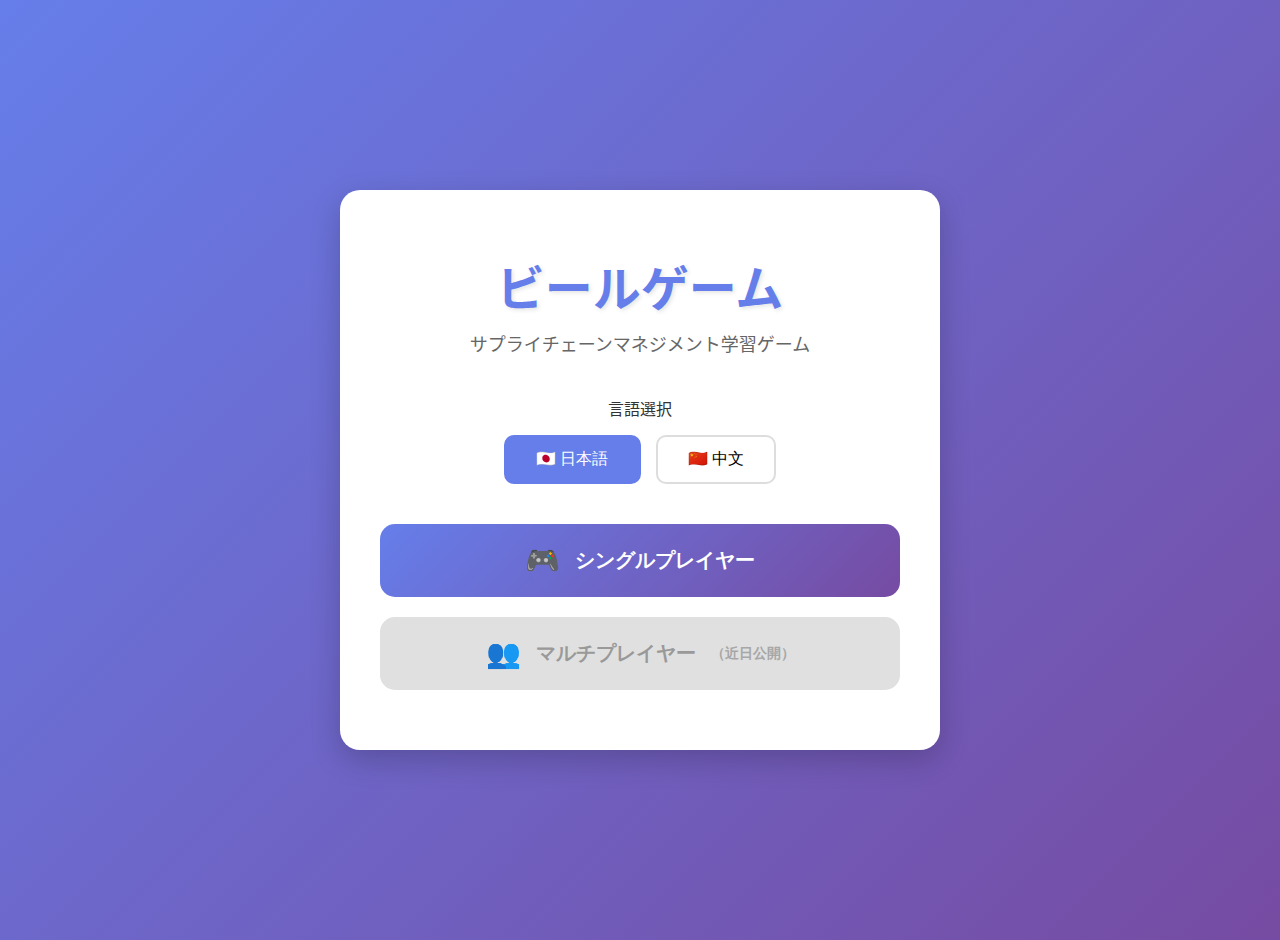
<file: index_new.html>
﻿<!DOCTYPE html>
<html lang="ja">
<head>
    <meta charset="UTF-8">
    <meta name="viewport" content="width=device-width, initial-scale=1.0">
    <title id="pageTitle">ビールゲーム</title>
    <link rel="stylesheet" href="style.css">
</head>
<body>
    <div class="container">
        <!-- ホームページ（新版） -->
        <div id="homePage" class="page-container">
            <div class="home-content">
                <h1 class="home-title" data-i18n="home.title">ビールゲーム</h1>
                <p class="home-subtitle" data-i18n="home.subtitle">サプライチェーンマネジメント学習ゲーム</p>
                
                <!-- 言語選択 -->
                <div class="language-selector">
                    <label data-i18n="home.selectLanguage">言語選択</label>
                    <div class="language-buttons">
                        <button class="lang-btn active" onclick="selectLanguage('ja')" data-lang="ja">
                            🇯🇵 日本語
                        </button>
                        <button class="lang-btn" onclick="selectLanguage('zh')" data-lang="zh">
                            🇨🇳 中文
                        </button>
                    </div>
                </div>
                
                <!-- ゲームモード選択 -->
                <div class="menu-buttons">
                    <button class="menu-btn primary" onclick="showModePage()">
                        <span class="btn-icon">🎮</span>
                        <span data-i18n="home.singlePlayer">シングルプレイヤー</span>
                    </button>
                    <button class="menu-btn disabled" disabled>
                        <span class="btn-icon">👥</span>
                        <span data-i18n="home.multiPlayer">マルチプレイヤー</span>
                        <small data-i18n="home.multiPlayerDisabled">（近日公開）</small>
                    </button>
                </div>
            </div>
        </div>
</file>
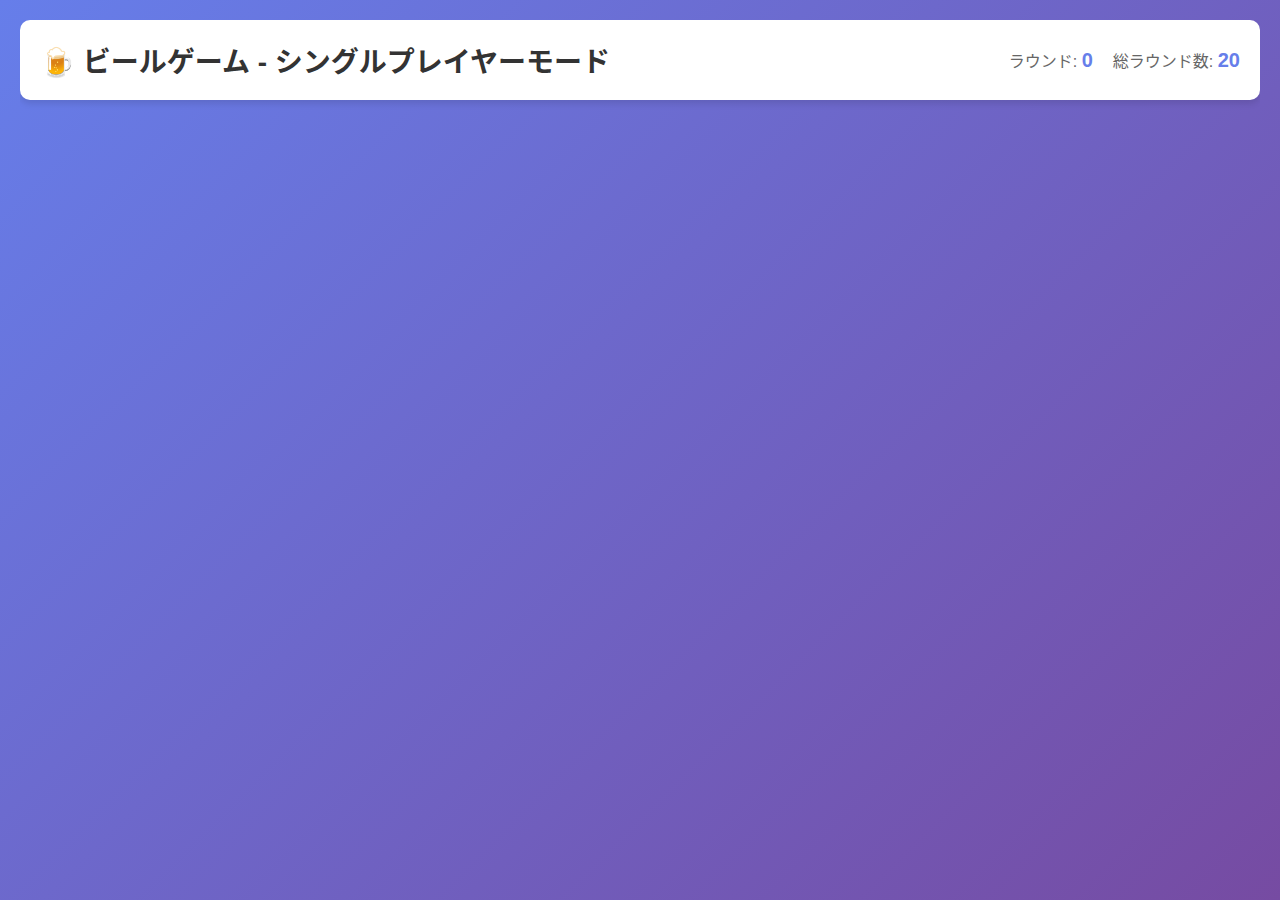
<file: index_zh.html>
<!DOCTYPE html>
<html lang="ja">
<head>
    <meta charset="UTF-8">
    <meta name="viewport" content="width=device-width, initial-scale=1.0">
    <title>ビールゲーム - シングルプレイヤーモード</title>
    <link rel="stylesheet" href="style.css">
</head>
<body>
    <div class="container">
        <header>
            <h1>🍺 ビールゲーム - シングルプレイヤーモード</h1>
            <div class="game-info">
                <span>ラウンド: <strong id="currentRound">0</strong></span>
                <span>総ラウンド数: <strong id="totalRounds">20</strong></span>
            </div>
        </header>

        <div class="setup-panel" id="setupPanel">
            <h2>ゲーム設定</h2>
            <div class="setup-section">
                <h3>役割を選択してください</h3>
                <div class="role-select">
                    <button class="role-btn" data-role="retailer">小売業者</button>
                    <button class="role-btn" data-role="supplier2">二次卸売業者</button>
                    <button class="role-btn" data-role="supplier1">一次卸売業者</button>
                    <button class="role-btn" data-role="factory">工場</button>
                </div>
            </div>

            <div class="setup-section">
                <h3>AI役割設定</h3>
                <div class="ai-settings">
                    <div class="ai-role">
                        <label>小売業者 AI:</label>
                        <select id="retailerAI">
                            <option value="random" selected>ランダム</option>
                            <option value="panic">パニック型</option>
                            <option value="safe">安全型</option>
                            <option value="aggressive">積極型</option>
                        </select>
                    </div>
                    <div class="ai-role">
                        <label>二次卸売業者 AI:</label>
                        <select id="supplier2AI">
                            <option value="random" selected>ランダム</option>
                            <option value="panic">パニック型</option>
                            <option value="safe">安全型</option>
                            <option value="aggressive">積極型</option>
                        </select>
                    </div>
                    <div class="ai-role">
                        <label>一次卸売業者 AI:</label>
                        <select id="supplier1AI">
                            <option value="random" selected>ランダム</option>
                            <option value="panic">パニック型</option>
                            <option value="safe">安全型</option>
                            <option value="aggressive">積極型</option>
                        </select>
                    </div>
                    <div class="ai-role">
                        <label>工場 AI:</label>
                        <select id="factoryAI">
                            <option value="random" selected>ランダム</option>
                            <option value="panic">パニック型</option>
                            <option value="safe">安全型</option>
                            <option value="aggressive">積極型</option>
                        </select>
                    </div>
                </div>
            </div>

            <div class="setup-section">
                <h3>ゲームパラメータ</h3>
                <div class="param-grid">
                    <div class="param-item">
                        <label>輸送遅延:</label>
                        <input type="number" id="transportDelay" value="1" min="1" max="5">
                    </div>
                    <div class="param-item">
                        <label>処理時間:</label>
                        <input type="number" id="processingTime" value="1" min="1" max="3">
                    </div>
                    <div class="param-item">
                        <label>生産時間:</label>
                        <input type="number" id="productionTime" value="1" min="1" max="3">
                    </div>
                    <div class="param-item">
                        <label>在庫コスト:</label>
                        <input type="number" id="inventoryCost" value="1" min="0.5" max="5" step="0.5">
                    </div>
                    <div class="param-item">
                        <label>欠品コスト:</label>
                        <input type="number" id="backorderCost" value="2" min="1" max="10" step="0.5">
                    </div>
                </div>
            </div>

            <button class="start-btn" id="startBtn">ゲーム開始</button>
        </div>

        <!-- ゲームフェーズモーダル -->
        <div class="modal" id="phaseModal" style="display: none;">
            <div class="modal-content">
                <h2 id="modalTitle">ラウンド開始</h2>
                <div id="modalBody"></div>
                <div class="modal-actions">
                    <button class="modal-btn primary" id="modalConfirmBtn">確認</button>
                </div>
            </div>
        </div>

        <div class="game-panel" id="gamePanel" style="display: none;">
            <!-- プレイヤー操作エリア -->
            <div class="main-game-area">
                <div class="game-header-info">
                    <div class="header-left">
                        <h2 id="playerRoleName">🏪 小売業者</h2>
                        <div class="cost-display">
                            <span>今回のコスト: <strong id="roundCost">0</strong> 円</span>
                            <span class="total-cost">累計コスト: <strong id="totalCost">0</strong> 円</span>
                        </div>
                    </div>
                    <div class="header-right">
                        <button class="control-btn next-round-btn" id="nextRoundMainBtn" onclick="nextRoundMain()" disabled>
                            次のラウンド ➔
                        </button>
                        <button class="control-btn reset-btn-small" onclick="resetGame()">リセット</button>
                    </div>
                </div>

                <!-- ビジュアル操作エリア -->
                <div class="visual-operation-area">
                    <!-- 在庫エリア -->
                    <div class="operation-section inventory-section">
                        <h3>📦 在庫エリア</h3>
                        <div class="inventory-display" id="inventoryDisplay">
                            <div class="inventory-count">12</div>
                            <div class="inventory-label">個</div>
                        </div>
                        <div class="info-bar">
                            <span>欠品: <strong id="backorderDisplay">0</strong></span>
                        </div>
                    </div>

                    <!-- 出荷エリア -->
                    <div class="operation-section shipping-section">
                        <h3>🚚 出荷エリア</h3>
                        <div class="demand-info">
                            <p>今週の需要: <strong id="demandDisplay">4</strong> 個</p>
                            <p>需补缺货: <strong id="backorderNeedDisplay">0</strong> 件</p>
                            <p class="total-need">总需发货: <strong id="totalNeedDisplay">4</strong> 件</p>
                        </div>
                        <div class="shipping-controls-main">
                            <label>发货数量:</label>
                            <input type="number" id="shipInput" min="0" value="0">
                            <button class="max-btn" onclick="setMaxShipping()">最大</button>
                        </div>
                        <button class="action-btn ship-btn" onclick="confirmShipping()">✓ 确认发货</button>
                    </div>

                    <!-- 订货区 -->
                    <div class="operation-section order-section">
                        <h3 id="orderSectionTitle">📝 订货区</h3>
                        <div class="order-info">
                            <p class="delay-info">📅 延迟: <strong id="delayDisplay">2</strong> 回合后到达</p>
                            <p style="color: #666; font-size: 14px; margin-top: 10px;">
                                💡 根据库存和需求自行决定订货量
                            </p>
                        </div>
                        <div class="order-controls-main">
                            <label id="orderInputLabel">订货数量:</label>
                            <input type="number" id="orderInput" min="0" value="4">
                        </div>
                        <button class="action-btn order-btn" onclick="confirmOrder()">✓ 确认订货</button>
                    </div>
                </div>

                <!-- 运输可视化 -->
                <div class="transit-visualization">
                    <h3>🚛 运输中的货物</h3>
                    <div class="transit-timeline" id="transitTimeline">
                        <!-- 动态生成 -->
                    </div>
                </div>

                <!-- 历史记录 -->
                <div class="history-section">
                    <h3>� 回合履历</h3>
                    <div class="history-table-container">
                        <table class="history-table">
                            <thead>
                                <tr>
                                    <th>回合</th>
                                    <th>收货</th>
                                    <th>发货</th>
                                    <th>缺货</th>
                                    <th>订货</th>
                                    <th>成本</th>
                                </tr>
                            </thead>
                            <tbody id="historyTableBody">
                                <!-- 动态生成 -->
                            </tbody>
                        </table>
                    </div>
                </div>
            </div>
        </div>

        <div class="result-panel" id="resultPanel" style="display: none;">
            <h2>🎉 游戏结束</h2>
            <div class="final-scores" id="finalScores"></div>
            <button class="reset-btn" onclick="resetGame()">再玩一次</button>
        </div>
    </div>

    <script src="game.js"></script>
</body>
</html>
</file>
<file: style.css>
﻿* {
    margin: 0;
    padding: 0;
    box-sizing: border-box;
}

body {
    font-family: 'Segoe UI', Tahoma, Geneva, Verdana, sans-serif, 
                 'Microsoft YaHei', '微软雅黑', 'PingFang SC', '苹方-简', 
                 'Hiragino Sans GB', '冬青黑体', 'Source Han Sans SC', '思源黑体', 
                 'Noto Sans CJK SC', sans-serif;
    background: linear-gradient(135deg, #667eea 0%, #764ba2 100%);
    min-height: 100vh;
    padding: 20px;
    overflow-x: hidden;
}

.container {
    max-width: 1400px;
    margin: 0 auto;
    position: relative;
    overflow-x: hidden;
}

/* ==================== 新首页样式 ==================== */
.page-container {
    display: flex;
    align-items: center;
    justify-content: center;
    min-height: calc(100vh - 40px);
    width: 100%;
}

/* 初始显示状态 */
#homePage {
    display: flex;
}

#modePage {
    display: none;
}

#setupPanel {
    display: none;
}

#gameHeader {
    display: none;
}

#gamePanel {
    display: none;
}

.home-content, .mode-content {
    text-align: center;
    background: rgba(255, 255, 255, 0.95);
    padding: 60px 80px;
    border-radius: 20px;
    box-shadow: 0 10px 40px rgba(0, 0, 0, 0.3);
    max-width: 900px;
    width: 100%;
    margin: 0 auto;
}

.home-title {
    font-size: 3.5em;
    color: #667eea;
    margin-bottom: 20px;
    text-shadow: 2px 2px 4px rgba(0, 0, 0, 0.1);
}

.home-subtitle {
    font-size: 1.3em;
    color: #666;
    margin-bottom: 30px;
}

/* 语言选择器 */
.language-selector {
    margin-bottom: 40px;
}

.language-selector label {
    display: block;
    margin-bottom: 15px;
    color: #666;
    font-size: 1.1em;
}

.language-buttons {
    display: flex;
    gap: 15px;
    justify-content: center;
}

.lang-btn {
    padding: 12px 30px;
    border: 2px solid #667eea;
    background: white;
    border-radius: 10px;
    cursor: pointer;
    font-size: 1.1em;
    transition: all 0.3s ease;
}

.lang-btn:hover {
    transform: translateY(-2px);
    box-shadow: 0 5px 15px rgba(102, 126, 234, 0.3);
}

.lang-btn.active {
    background: linear-gradient(135deg, #667eea 0%, #764ba2 100%);
    color: white;
    border-color: transparent;
}

/* 菜单按钮 */
.menu-buttons {
    display: flex;
    flex-direction: column;
    gap: 20px;
}

.menu-btn {
    padding: 25px 40px;
    font-size: 1.3em;
    border: none;
    border-radius: 15px;
    cursor: pointer;
    display: flex;
    align-items: center;
    justify-content: center;
    gap: 15px;
    transition: all 0.3s ease;
    font-weight: 600;
}

.menu-btn.primary {
    background: linear-gradient(135deg, #667eea 0%, #764ba2 100%);
    color: white;
}

.menu-btn.primary:hover {
    transform: translateY(-3px);
    box-shadow: 0 10px 25px rgba(102, 126, 234, 0.4);
}

.menu-btn.disabled {
    background: #ccc;
    color: #888;
    cursor: not-allowed;
}

.btn-icon {
    font-size: 1.5em;
}

.btn-text {
    flex: 1;
}

.btn-hint {
    font-size: 0.8em;
    opacity: 0.8;
}

/* 模式选择页 */
.mode-content h2 {
    font-size: 2.5em;
    color: #667eea;
    margin-bottom: 40px;
}

.mode-cards {
    display: grid;
    grid-template-columns: repeat(auto-fit, minmax(250px, 1fr));
    gap: 25px;
    margin-bottom: 40px;
}

.mode-card {
    background: white;
    padding: 30px;
    border-radius: 15px;
    box-shadow: 0 5px 15px rgba(0, 0, 0, 0.1);
    cursor: pointer;
    transition: all 0.3s ease;
    border: 3px solid transparent;
}

.mode-card:not(.disabled):hover {
    transform: translateY(-5px);
    border-color: #667eea;
    box-shadow: 0 10px 30px rgba(102, 126, 234, 0.3);
}

.mode-card.disabled {
    opacity: 0.6;
    cursor: not-allowed;
    position: relative;
}

.mode-icon {
    font-size: 3em;
    margin-bottom: 15px;
}

.mode-card h3 {
    font-size: 1.5em;
    color: #333;
    margin-bottom: 10px;
}

.mode-card p {
    color: #666;
    margin-bottom: 15px;
}

.mode-features {
    list-style: none;
    text-align: left;
    padding: 0;
}

.mode-features li {
    padding: 8px 0;
    color: #555;
    border-bottom: 1px solid #eee;
}

.mode-features li:before {
    content: "✓ ";
    color: #667eea;
    font-weight: bold;
    margin-right: 8px;
}

.coming-soon {
    display: block;
    margin-top: 15px;
    padding: 8px 15px;
    background: #ffc107;
    color: white;
    border-radius: 20px;
    font-size: 0.9em;
    font-weight: bold;
}

.back-btn {
    padding: 15px 40px;
    background: #6c757d;
    color: white;
    border: none;
    border-radius: 10px;
    font-size: 1.1em;
    cursor: pointer;
    transition: all 0.3s ease;
}

.back-btn:hover {
    background: #5a6268;
    transform: translateY(-2px);
}

/* 响应式设计 */
@media (max-width: 768px) {
    .home-content, .mode-content {
        padding: 40px 30px;
    }
    
    .home-title {
        font-size: 2.5em;
    }
    
    .mode-cards {
        grid-template-columns: 1fr;
    }
    
    .menu-btn {
        font-size: 1.1em;
        padding: 20px 30px;
    }
}

@media (max-width: 480px) {
    .home-content, .mode-content {
        padding: 30px 20px;
    }
    
    .home-title {
        font-size: 2em;
    }
    
    .language-buttons {
        flex-direction: column;
    }
}

/* ==================== 原有样式 ==================== */

/* 情報カード */
.info-card {
    background: white;
    padding: 20px;
    border-radius: 10px;
    box-shadow: 0 2px 8px rgba(0, 0, 0, 0.1);
}

.info-card h3 {
    margin-bottom: 15px;
    color: #333;
    font-size: 18px;
    border-bottom: 2px solid #667eea;
    padding-bottom: 10px;
}

header {
    background: white;
    padding: 20px;
    border-radius: 10px;
    box-shadow: 0 4px 6px rgba(0, 0, 0, 0.1);
    margin-bottom: 20px;
    display: flex;
    justify-content: space-between;
    align-items: center;
}

#gameHeader[style*="display: none"] {
    display: none !important;
}

.header-left {
    flex: 1;
}

.header-left h1,
header h1 {
    color: #333;
    font-size: 28px;
    margin: 0;
}

.game-info {
    display: flex;
    gap: 20px;
    font-size: 16px;
    align-items: center;
    justify-content: flex-end;
}

.game-info span {
    color: #666;
    white-space: nowrap;
}

.game-info strong {
    color: #667eea;
    font-size: 20px;
}

.reset-btn-header {
    padding: 10px 24px;
    background: linear-gradient(135deg, #ef4444 0%, #dc2626 100%);
    color: white;
    border: none;
    border-radius: 8px;
    font-size: 14px;
    font-weight: bold;
    cursor: pointer;
    transition: all 0.3s;
    box-shadow: 0 2px 4px rgba(0, 0, 0, 0.2);
    white-space: nowrap;
}

.reset-btn-header:hover {
    transform: translateY(-2px);
    box-shadow: 0 4px 8px rgba(239, 68, 68, 0.4);
}

/* Setup Panel */
.setup-panel {
    background: rgba(255, 255, 255, 0.95);
    padding: 40px 60px;
    border-radius: 20px;
    box-shadow: 0 10px 40px rgba(0, 0, 0, 0.2);
    max-width: 1000px;
    margin: 20px auto;
}

.setup-content h2 {
    color: #667eea;
    margin-bottom: 40px;
    text-align: center;
    font-size: 2.5em;
}

.setup-section {
    margin-bottom: 35px;
    padding: 25px;
    background: #f8f9ff;
    border-radius: 12px;
}

.setup-section h3 {
    color: #667eea;
    margin-bottom: 20px;
    font-size: 1.3em;
    font-weight: 600;
}

.role-select {
    display: grid;
    grid-template-columns: repeat(4, 1fr);
    gap: 15px;
}

.role-btn {
    padding: 18px;
    border: 3px solid #ddd;
    background: white;
    border-radius: 12px;
    cursor: pointer;
    font-size: 1em;
    transition: all 0.3s;
    font-weight: 500;
}

.role-btn:hover {
    border-color: #667eea;
    background: #f0f4ff;
    transform: translateY(-2px);
}

.role-btn.selected {
    border-color: #667eea;
    background: linear-gradient(135deg, #667eea 0%, #764ba2 100%);
    color: white;
}

.round-select {
    display: flex;
    justify-content: center;
    gap: 12px;
    margin: 10px 0;
    flex-wrap: wrap;
}

.round-btn {
    padding: 12px 24px;
    border: 3px solid #ddd;
    background: white;
    border-radius: 10px;
    cursor: pointer;
    font-size: 1.05em;
    transition: all 0.3s;
    font-weight: 600;
    min-width: 75px;
}

.round-btn:hover {
    border-color: #10b981;
    background: #f0fdf4;
    transform: translateY(-2px);
}

.round-btn.selected {
    border-color: #10b981;
    background: #10b981;
    color: white;
}

.ai-settings {
    display: grid;
    grid-template-columns: repeat(2, 1fr);
    gap: 20px;
}

.ai-role {
    display: flex;
    align-items: center;
    gap: 12px;
    background: white;
    padding: 12px;
    border-radius: 8px;
}

.ai-role label {
    min-width: 140px;
    color: #555;
    font-weight: 500;
}

.ai-role select {
    flex: 1;
    padding: 10px;
    border: 2px solid #ddd;
    border-radius: 6px;
    font-size: 14px;
    background: white;
    cursor: pointer;
    transition: border-color 0.3s;
}

.ai-role select:hover,
.ai-role select:focus {
    border-color: #667eea;
    outline: none;
}

.param-grid {
    display: grid;
    grid-template-columns: repeat(3, 1fr);
    gap: 20px;
}

.param-item {
    display: flex;
    flex-direction: column;
    gap: 8px;
    background: white;
    padding: 15px;
    border-radius: 8px;
}

.param-item label {
    color: #555;
    font-size: 0.95em;
    font-weight: 600;
}

.param-item input {
    padding: 10px;
    border: 2px solid #ddd;
    border-radius: 6px;
    font-size: 1.1em;
    font-weight: 600;
    transition: border-color 0.3s;
}

.param-item input:hover,
.param-item input:focus {
    border-color: #667eea;
    outline: none;
}

.param-unit {
    color: #888;
    font-size: 0.9em;
    margin-top: -5px;
}

/* 事件卡牌选项 */
.event-card-options {
    background: white;
    padding: 20px;
    border-radius: 8px;
}

.checkbox-label {
    display: flex;
    align-items: center;
    gap: 12px;
    cursor: pointer;
    font-size: 1.1em;
    font-weight: 600;
}

.checkbox-label.disabled-option {
    opacity: 0.5;
    cursor: not-allowed;
}

.checkbox-label input[type="checkbox"] {
    width: 24px;
    height: 24px;
    cursor: pointer;
}

.checkbox-label input[type="checkbox"]:disabled {
    cursor: not-allowed;
}

.checkbox-label span {
    color: #333;
}

.option-description {
    margin-top: 10px;
    color: #666;
    font-size: 0.95em;
    margin-left: 36px;
}

.disabled-option + .option-description {
    color: #f59e0b;
    font-weight: 500;
}

/* 禁用状态样式 */
.param-item input:disabled,
.ai-role select:disabled {
    background: #f5f5f5;
    cursor: not-allowed;
    opacity: 0.6;
}

.setup-buttons {
    display: flex;
    gap: 20px;
    margin-top: 40px;
}

.setup-buttons .back-btn {
    flex: 1;
}

.setup-buttons .start-btn {
    flex: 2;
    margin-top: 0;
}

.start-btn {
    padding: 18px;
    background: linear-gradient(135deg, #667eea 0%, #764ba2 100%);
    color: white;
    border: none;
    border-radius: 12px;
    font-size: 1.3em;
    font-weight: bold;
    cursor: pointer;
    transition: all 0.3s;
}

.start-btn:hover {
    transform: translateY(-3px);
    box-shadow: 0 10px 25px rgba(102, 126, 234, 0.4);
}

/* Game Panel */
.game-panel {
    background: white;
    padding: 20px;
    border-radius: 10px;
    box-shadow: 0 4px 6px rgba(0, 0, 0, 0.1);
}

.main-game-area {
    max-width: 1200px;
    margin: 0 auto;
}

.game-header-info {
    display: flex;
    justify-content: space-between;
    align-items: center;
    margin-bottom: 30px;
    padding: 20px;
    background: linear-gradient(135deg, #667eea 0%, #764ba2 100%);
    border-radius: 10px;
    color: white;
    flex-wrap: wrap;
    gap: 15px;
    position: sticky;
    top: 0;
    z-index: 100;
    box-shadow: 0 4px 15px rgba(102, 126, 234, 0.3);
}

.header-left {
    flex: 1;
    min-width: 280px;
}

.header-right {
    display: flex;
    gap: 10px;
    align-items: center;
}

.game-header-info h2 {
    margin: 0 0 10px 0;
    font-size: 28px;
}

.cost-display {
    display: flex;
    flex-direction: column;
    gap: 5px;
}

.cost-display span {
    font-size: 16px;
}

.cost-display strong {
    font-size: 20px;
}

.cost-display .total-cost {
    font-size: 18px;
    font-weight: bold;
}

.cost-display .total-cost strong {
    font-size: 24px;
}

/* ビジュアル操作エリア */
.visual-operation-area {
    display: grid;
    grid-template-columns: repeat(3, 1fr);
    gap: 20px;
    margin-bottom: 30px;
}

.operation-section {
    background: #f9fafb;
    padding: 20px;
    border-radius: 12px;
    box-shadow: 0 2px 8px rgba(0, 0, 0, 0.1);
    transition: transform 0.3s, box-shadow 0.3s;
}

.operation-section:hover {
    transform: translateY(-3px);
    box-shadow: 0 4px 12px rgba(0, 0, 0, 0.15);
}

.operation-section h3 {
    color: #333;
    margin-bottom: 15px;
    font-size: 18px;
    text-align: center;
    padding-bottom: 10px;
    border-bottom: 2px solid #ddd;
}

/* 在庫エリア */
.inventory-section {
    background: linear-gradient(135deg, #fef3c7 0%, #fde68a 100%);
    border: 3px solid #f59e0b;
}

.inventory-display {
    display: flex;
    flex-direction: column;
    align-items: center;
    justify-content: center;
    min-height: 150px;
    background: white;
    border-radius: 10px;
    margin-bottom: 15px;
    box-shadow: inset 0 2px 4px rgba(0, 0, 0, 0.1);
}

.inventory-count {
    font-size: 64px;
    font-weight: bold;
    color: #92400e;
    line-height: 1;
}

.inventory-label {
    font-size: 18px;
    color: #78350f;
    margin-top: 5px;
}

.inventory-display.low .inventory-count {
    color: #ef4444;
    animation: pulse 1.5s infinite;
}

.info-bar {
    text-align: center;
    padding: 10px;
    background: white;
    border-radius: 6px;
    font-size: 16px;
}

.info-bar strong {
    color: #ef4444;
    font-size: 20px;
}

/* 出荷エリア */
.shipping-section {
    background: linear-gradient(135deg, #dbeafe 0%, #bfdbfe 100%);
    border: 3px solid #3b82f6;
}

.demand-info {
    background: white;
    padding: 15px;
    border-radius: 8px;
    margin-bottom: 15px;
}

.demand-info p {
    margin: 8px 0;
    font-size: 15px;
    color: #555;
}

.demand-info strong {
    font-size: 18px;
    color: #1e40af;
}

.demand-info .total-need {
    margin-top: 12px;
    padding-top: 12px;
    border-top: 2px solid #ddd;
    font-weight: bold;
    color: #1e40af;
}

.demand-info .total-need strong {
    font-size: 22px;
}

.shipping-controls-main,
.order-controls-main {
    display: flex;
    gap: 10px;
    align-items: center;
    margin-bottom: 10px;
}

.shipping-controls-main label,
.order-controls-main label {
    font-weight: bold;
    color: #333;
    white-space: nowrap;
}

.shipping-controls-main input,
.order-controls-main input {
    flex: 1;
    padding: 10px;
    border: 2px solid #ddd;
    border-radius: 6px;
    font-size: 18px;
    font-weight: bold;
    text-align: center;
}

.shipping-controls-main input:focus,
.order-controls-main input:focus {
    outline: none;
    border-color: #3b82f6;
}

.max-btn {
    padding: 10px 20px;
    background: #10b981;
    color: white;
    border: none;
    border-radius: 6px;
    font-weight: bold;
    cursor: pointer;
    transition: all 0.3s;
}

.max-btn:hover {
    background: #059669;
    transform: scale(1.05);
}

.action-btn {
    width: 100%;
    padding: 12px;
    border: none;
    border-radius: 8px;
    font-size: 16px;
    font-weight: bold;
    cursor: pointer;
    transition: all 0.3s;
    box-shadow: 0 2px 4px rgba(0, 0, 0, 0.2);
}

.ship-btn {
    background: linear-gradient(135deg, #3b82f6 0%, #1e40af 100%);
    color: white;
}

.ship-btn:hover:not(:disabled) {
    transform: translateY(-2px);
    box-shadow: 0 4px 8px rgba(59, 130, 246, 0.4);
}

.action-btn:disabled {
    background: #ccc;
    cursor: not-allowed;
    opacity: 0.6;
}

/* 注文エリア */
.order-section {
    background: linear-gradient(135deg, #e0e7ff 0%, #c7d2fe 100%);
    border: 3px solid #6366f1;
}

.order-info {
    background: white;
    padding: 15px;
    border-radius: 8px;
    margin-bottom: 15px;
}

.order-info p {
    margin: 8px 0;
    font-size: 15px;
    color: #555;
}

.order-info strong {
    font-size: 18px;
    color: #4338ca;
}

.order-info .delay-info {
    margin-top: 10px;
    padding-top: 10px;
    border-top: 1px solid #ddd;
    color: #666;
    font-size: 14px;
}

.order-btn {
    background: linear-gradient(135deg, #6366f1 0%, #4338ca 100%);
    color: white;
}

.order-btn:hover:not(:disabled) {
    transform: translateY(-2px);
    box-shadow: 0 4px 8px rgba(99, 102, 241, 0.4);
}

/* 物流エリア（入荷と輸送） */
.logistics-area {
    display: grid;
    grid-template-columns: 1fr 2fr;
    gap: 20px;
    margin-bottom: 20px;
}

/* 入荷処理区 */
.receiving-visualization {
    background: #fef3c7;
    padding: 15px;
    border-radius: 12px;
    border: 2px solid #f59e0b;
}

.receiving-visualization h3 {
    color: #92400e;
    margin-bottom: 12px;
    font-size: 16px;
}

.receiving-timeline {
    display: flex;
    flex-direction: column;
    gap: 10px;
}

.receiving-item {
    padding: 12px;
    background: white;
    border-radius: 8px;
    text-align: center;
    box-shadow: 0 2px 4px rgba(0, 0, 0, 0.1);
    border-left: 4px solid #f59e0b;
}

.receiving-item .receiving-amount {
    font-size: 24px;
    font-weight: bold;
    color: #f59e0b;
    margin: 5px 0;
}

.receiving-item .receiving-label {
    font-size: 12px;
    color: #666;
}

/* 輸送の可視化 */
.transit-visualization {
    background: #f3f4f6;
    padding: 20px;
    border-radius: 12px;
}

.transit-visualization h3 {
    color: #333;
    margin-bottom: 15px;
    font-size: 18px;
}

.transit-timeline {
    display: flex;
    gap: 15px;
    overflow-x: auto;
    padding: 10px;
}

.transit-item {
    min-width: 100px;
    padding: 15px;
    background: white;
    border-radius: 8px;
    text-align: center;
    box-shadow: 0 2px 4px rgba(0, 0, 0, 0.1);
    transition: all 0.3s;
}

.transit-item:hover {
    transform: translateY(-3px);
    box-shadow: 0 4px 8px rgba(0, 0, 0, 0.15);
}

.transit-item.arriving {
    background: linear-gradient(135deg, #d1fae5 0%, #a7f3d0 100%);
    border: 2px solid #10b981;
}

.transit-round {
    font-size: 12px;
    color: #666;
    margin-bottom: 5px;
}

.transit-amount {
    font-size: 24px;
    font-weight: bold;
    color: #3b82f6;
}

.transit-item.arriving .transit-amount {
    color: #10b981;
}

/* ゲーム制御 */
.game-controls {
    display: flex;
    justify-content: center;
    gap: 20px;
    margin-bottom: 20px;
}

.control-btn {
    padding: 14px 40px;
    border: none;
    border-radius: 10px;
    font-size: 18px;
    font-weight: bold;
    cursor: pointer;
    transition: all 0.3s;
    box-shadow: 0 4px 8px rgba(0, 0, 0, 0.2);
}

.next-round-btn {
    background: linear-gradient(135deg, #10b981 0%, #059669 100%);
    color: white;
}

.next-round-btn:hover:not(:disabled) {
    transform: translateY(-2px);
    box-shadow: 0 6px 12px rgba(16, 185, 129, 0.4);
}

.next-round-btn:disabled {
    background: #ccc;
    cursor: not-allowed;
}

.reset-btn {
    background: linear-gradient(135deg, #ef4444 0%, #dc2626 100%);
    color: white;
}

.reset-btn:hover {
    transform: translateY(-2px);
    box-shadow: 0 6px 12px rgba(239, 68, 68, 0.4);
}

.reset-btn-small {
    padding: 10px 20px;
    font-size: 14px;
    background: rgba(255, 255, 255, 0.2);
    color: white;
    border: 1px solid rgba(255, 255, 255, 0.3);
}

.reset-btn-small:hover {
    background: rgba(255, 255, 255, 0.3);
    transform: translateY(-1px);
    box-shadow: 0 4px 8px rgba(0, 0, 0, 0.2);
}

/* 履歴記録テーブル */
.history-section {
    background: #f9fafb;
    padding: 20px;
    border-radius: 12px;
}

.history-section h3 {
    color: #333;
    margin-bottom: 15px;
    font-size: 18px;
}

.history-table-container {
    overflow-x: auto;
    max-height: 400px;
    overflow-y: auto;
}

.history-table {
    width: 100%;
    border-collapse: collapse;
    background: white;
    border-radius: 8px;
    overflow: hidden;
}

.history-table thead {
    background: linear-gradient(135deg, #667eea 0%, #764ba2 100%);
    color: white;
    position: sticky;
    top: 0;
    z-index: 10;
}

.history-table th {
    padding: 12px;
    text-align: center;
    font-weight: bold;
}

.history-table td {
    padding: 10px;
    text-align: center;
    border-bottom: 1px solid #e5e7eb;
}

.history-table tbody tr:hover {
    background: #f3f4f6;
}

.history-table tbody tr:last-child td {
    border-bottom: none;
}

.history-table .cost-cell {
    font-weight: bold;
    color: #ef4444;
}

/* Modal */
.modal {
    position: fixed;
    top: 0;
    left: 0;
    width: 100%;
    height: 100%;
    background: rgba(0, 0, 0, 0.7);
    display: flex;
    justify-content: center;
    align-items: center;
    z-index: 1000;
    animation: fadeIn 0.3s;
}

@keyframes fadeIn {
    from { opacity: 0; }
    to { opacity: 1; }
}

.modal-content {
    background: white;
    padding: 30px;
    border-radius: 15px;
    max-width: 600px;
    width: 90%;
    max-height: 80vh;
    overflow-y: auto;
    box-shadow: 0 10px 40px rgba(0, 0, 0, 0.3);
    animation: slideUp 0.3s;
}

@keyframes slideUp {
    from {
        transform: translateY(50px);
        opacity: 0;
    }
    to {
        transform: translateY(0);
        opacity: 1;
    }
}

.modal-content h2 {
    color: #333;
    margin-bottom: 20px;
    font-size: 24px;
    text-align: center;
}

#modalBody {
    margin-bottom: 20px;
    font-size: 16px;
    line-height: 1.8;
    color: #555;
}

.modal-info {
    background: #f0f9ff;
    padding: 15px;
    border-radius: 8px;
    border-left: 4px solid #3b82f6;
    margin: 10px 0;
}

.modal-info.success {
    background: #f0fdf4;
    border-left-color: #10b981;
}

.modal-info.warning {
    background: #fffbeb;
    border-left-color: #f59e0b;
}

.modal-info.error {
    background: #fef2f2;
    border-left-color: #ef4444;
}

.modal-info strong {
    font-size: 20px;
    color: #333;
}

.shipping-controls {
    background: #f9fafb;
    padding: 20px;
    border-radius: 10px;
    margin: 15px 0;
}

.shipping-controls h3 {
    color: #333;
    margin-bottom: 15px;
    font-size: 18px;
}

.shipping-input-group {
    display: flex;
    gap: 10px;
    align-items: center;
    margin-bottom: 10px;
}

.shipping-input-group label {
    flex: 1;
    color: #555;
    font-weight: bold;
}

.shipping-input-group input {
    width: 100px;
    padding: 10px;
    border: 2px solid #ddd;
    border-radius: 6px;
    font-size: 16px;
    font-weight: bold;
    text-align: center;
}

.shipping-input-group input:focus {
    outline: none;
    border-color: #667eea;
}

.max-ship-btn {
    padding: 8px 16px;
    background: #10b981;
    color: white;
    border: none;
    border-radius: 6px;
    font-size: 14px;
    font-weight: bold;
    cursor: pointer;
    transition: all 0.3s;
}

.max-ship-btn:hover {
    background: #059669;
    transform: translateY(-1px);
}

.order-controls {
    background: #f9fafb;
    padding: 20px;
    border-radius: 10px;
    margin: 15px 0;
}

.order-controls h3 {
    color: #333;
    margin-bottom: 15px;
    font-size: 18px;
}

.order-input-group-modal {
    display: flex;
    gap: 10px;
    align-items: center;
}

.order-input-group-modal label {
    flex: 1;
    color: #555;
    font-weight: bold;
}

.order-input-group-modal input {
    width: 120px;
    padding: 10px;
    border: 2px solid #ddd;
    border-radius: 6px;
    font-size: 16px;
    font-weight: bold;
    text-align: center;
}

.order-input-group-modal input:focus {
    outline: none;
    border-color: #667eea;
}

.modal-actions {
    display: flex;
    justify-content: center;
    gap: 15px;
}

.modal-btn {
    padding: 12px 30px;
    border: none;
    border-radius: 8px;
    font-size: 16px;
    font-weight: bold;
    cursor: pointer;
    transition: all 0.3s;
}

.modal-btn.primary {
    background: linear-gradient(135deg, #667eea 0%, #764ba2 100%);
    color: white;
    box-shadow: 0 4px 12px rgba(102, 126, 234, 0.4);
}

.modal-btn.primary:hover {
    transform: translateY(-2px);
    box-shadow: 0 6px 20px rgba(102, 126, 234, 0.6);
}

.modal-btn.secondary {
    background: #e5e7eb;
    color: #333;
}

.modal-btn.secondary:hover {
    background: #d1d5db;
}

.player-area {
    margin-bottom: 20px;
}

.player-card {
    max-width: 800px;
    margin: 0 auto;
}

.roles-container {
    display: grid;
    grid-template-columns: repeat(2, 1fr);
    gap: 20px;
    margin-bottom: 20px;
}

.role-card {
    background: linear-gradient(135deg, #f5f7fa 0%, #c3cfe2 100%);
    border-radius: 10px;
    padding: 20px;
    border: 2px solid transparent;
    transition: all 0.3s;
}

.role-card.player {
    border-color: #667eea;
    background: linear-gradient(135deg, #e0e7ff 0%, #c7d2fe 100%);
}

.role-card.ai {
    opacity: 0.9;
}

.role-card.hidden-details .role-stats {
    opacity: 0.5;
    pointer-events: none;
}

.role-card.hidden-details .visual-stats {
    filter: blur(3px);
    opacity: 0.6;
}

.role-header {
    display: flex;
    justify-content: space-between;
    align-items: center;
    margin-bottom: 15px;
}

.role-header h3 {
    color: #333;
    font-size: 20px;
}

.ai-badge {
    padding: 4px 12px;
    background: #fbbf24;
    color: white;
    border-radius: 12px;
    font-size: 12px;
    font-weight: bold;
}

.ai-badge.panic {
    background: #ef4444;
}

.ai-badge.safe {
    background: #10b981;
}

.ai-badge.aggressive {
    background: #f59e0b;
}

/* Visual Stats */
.visual-stats {
    display: grid;
    grid-template-columns: 1fr 1fr;
    gap: 15px;
    margin-bottom: 15px;
    padding: 15px;
    background: white;
    border-radius: 8px;
}

.inventory-visual, .transit-visual {
    display: flex;
    flex-direction: column;
    align-items: center;
}

.visual-label {
    font-size: 14px;
    font-weight: bold;
    color: #555;
    margin-bottom: 10px;
}

.box-container {
    width: 100%;
    min-height: 80px;
    background: linear-gradient(135deg, #fef3c7 0%, #fde68a 100%);
    border: 3px solid #f59e0b;
    border-radius: 10px;
    display: flex;
    align-items: center;
    justify-content: center;
    position: relative;
    box-shadow: 0 4px 6px rgba(0, 0, 0, 0.1);
    transition: all 0.3s;
}

.box-container:hover {
    transform: translateY(-2px);
    box-shadow: 0 6px 12px rgba(0, 0, 0, 0.15);
}

.inventory-number {
    font-size: 32px;
    font-weight: bold;
    color: #92400e;
    text-shadow: 2px 2px 4px rgba(255, 255, 255, 0.5);
}

.transit-container {
    width: 100%;
    min-height: 80px;
    background: linear-gradient(135deg, #dbeafe 0%, #bfdbfe 100%);
    border: 3px solid #3b82f6;
    border-radius: 10px;
    display: flex;
    align-items: center;
    justify-content: center;
    position: relative;
    box-shadow: 0 4px 6px rgba(0, 0, 0, 0.1);
    transition: all 0.3s;
}

.transit-container:hover {
    transform: translateY(-2px);
    box-shadow: 0 6px 12px rgba(0, 0, 0, 0.15);
}

.transit-number {
    font-size: 32px;
    font-weight: bold;
    color: #1e40af;
    text-shadow: 2px 2px 4px rgba(255, 255, 255, 0.5);
}

.box-container.low {
    background: linear-gradient(135deg, #fee2e2 0%, #fecaca 100%);
    border-color: #ef4444;
    animation: pulse 1.5s infinite;
}

.box-container.low .inventory-number {
    color: #991b1b;
}

@keyframes pulse {
    0%, 100% {
        opacity: 1;
    }
    50% {
        opacity: 0.8;
    }
}

.role-stats {
    display: grid;
    grid-template-columns: repeat(2, 1fr);
    gap: 10px;
    margin-bottom: 15px;
}

.stat {
    display: flex;
    justify-content: space-between;
    padding: 8px;
    background: white;
    border-radius: 5px;
}

.stat.highlight {
    grid-column: 1 / -1;
    background: #fef3c7;
    font-weight: bold;
}

.stat .label {
    color: #666;
    font-size: 14px;
}

.stat .value {
    color: #333;
    font-weight: bold;
}

.stat .value.backorder {
    color: #ef4444;
}

.role-actions {
    display: flex;
    gap: 10px;
    align-items: center;
    margin-top: 10px;
}

.order-input-group {
    display: flex;
    gap: 10px;
    align-items: center;
    width: 100%;
    background: white;
    padding: 12px;
    border-radius: 8px;
    box-shadow: 0 2px 4px rgba(0, 0, 0, 0.1);
}

.role-actions label {
    color: #555;
    font-weight: bold;
    white-space: nowrap;
}

.role-actions input {
    flex: 1;
    padding: 10px;
    border: 2px solid #ddd;
    border-radius: 5px;
    font-size: 16px;
    font-weight: bold;
    text-align: center;
    transition: border-color 0.3s;
}

.role-actions input:focus {
    outline: none;
    border-color: #667eea;
}

.order-btn {
    padding: 10px 24px;
    background: linear-gradient(135deg, #667eea 0%, #764ba2 100%);
    color: white;
    border: none;
    border-radius: 6px;
    font-size: 15px;
    font-weight: bold;
    cursor: pointer;
    transition: all 0.3s;
    box-shadow: 0 2px 4px rgba(0, 0, 0, 0.2);
    white-space: nowrap;
}

.order-btn:hover {
    background: linear-gradient(135deg, #5568d3 0%, #653a8f 100%);
    transform: translateY(-1px);
    box-shadow: 0 4px 8px rgba(0, 0, 0, 0.3);
}

.order-btn:disabled {
    background: #ccc;
    cursor: not-allowed;
}

.control-panel {
    display: flex;
    gap: 15px;
    justify-content: center;
    margin-bottom: 20px;
}

.next-btn, .reset-btn {
    padding: 12px 30px;
    border: none;
    border-radius: 8px;
    font-size: 16px;
    font-weight: bold;
    cursor: pointer;
    transition: all 0.3s;
}

.next-btn {
    background: #10b981;
    color: white;
}

.next-btn:hover:not(:disabled) {
    background: #059669;
}

.next-btn:disabled {
    background: #ccc;
    cursor: not-allowed;
}

.reset-btn {
    background: #ef4444;
    color: white;
}

.reset-btn:hover {
    background: #dc2626;
}

.history-panel {
    background: #f9fafb;
    padding: 15px;
    border-radius: 8px;
}

.history-panel h3 {
    color: #333;
    margin-bottom: 10px;
}

.history-content {
    max-height: 200px;
    overflow-y: auto;
    font-size: 13px;
    color: #666;
}

.history-item {
    padding: 8px;
    background: white;
    margin-bottom: 5px;
    border-radius: 4px;
    border-left: 3px solid #667eea;
}

/* Result Panel */
.result-panel {
    background: white;
    padding: 40px;
    border-radius: 10px;
    box-shadow: 0 4px 6px rgba(0, 0, 0, 0.1);
    text-align: center;
}

.result-panel h2 {
    color: #333;
    font-size: 32px;
    margin-bottom: 30px;
}

.final-scores {
    display: grid;
    grid-template-columns: repeat(2, 1fr);
    gap: 20px;
    margin-bottom: 30px;
}

.score-card {
    background: linear-gradient(135deg, #f5f7fa 0%, #c3cfe2 100%);
    padding: 20px;
    border-radius: 10px;
}

.score-card.winner {
    border: 3px solid #10b981;
    background: linear-gradient(135deg, #d1fae5 0%, #a7f3d0 100%);
}

.score-card h3 {
    color: #333;
    margin-bottom: 10px;
}

.score-card .final-cost {
    font-size: 28px;
    font-weight: bold;
    color: #667eea;
}

/* Responsive */
@media (max-width: 1024px) {
    .roles-container {
        grid-template-columns: 1fr;
    }

    .role-select {
        grid-template-columns: repeat(2, 1fr);
    }

    .param-grid {
        grid-template-columns: repeat(2, 1fr);
    }
    
    .visual-stats {
        grid-template-columns: 1fr;
    }
    
    .visual-operation-area {
        grid-template-columns: 1fr;
    }
}

@media (max-width: 640px) {
    .role-select, .ai-settings, .param-grid, .final-scores {
        grid-template-columns: 1fr;
    }
    
    .order-input-group {
        flex-direction: column;
        align-items: stretch;
    }
    
    .order-btn {
        width: 100%;
    }
    
    .game-header-info {
        flex-direction: column;
        gap: 15px;
        text-align: center;
    }
    
    .cost-display {
        align-items: center;
    }
    
    .game-controls {
        flex-direction: column;
    }
    
    .control-btn {
        width: 100%;
    }
}

/* ==================== 像素风格增强 ==================== */

/* ピクセル風フォント効果 */
.pixel-text {
    image-rendering: pixelated;
    font-family: monospace;
    text-shadow: 2px 2px 0px rgba(0, 0, 0, 0.2);
}

/* 箱アニメーション */
@keyframes box-bounce {
    0%, 100% { transform: translateY(0); }
    50% { transform: translateY(-5px); }
}

.inventory-display::before {
    content: '📦';
    font-size: 40px;
    display: block;
    margin-bottom: 10px;
    animation: box-bounce 2s ease-in-out infinite;
}

/* トラックアニメーション */
@keyframes truck-move {
    0%, 100% { transform: translateX(0); }
    50% { transform: translateX(10px); }
}

/* アイコンはHTML内容で生成、::before疑似要素を使用しない */

/* 入荷処理アニメーション */
@keyframes receiving-pulse {
    0%, 100% { transform: scale(1); opacity: 1; }
    50% { transform: scale(1.05); opacity: 0.8; }
}

.receiving-item {
    animation: receiving-pulse 1.8s ease-in-out infinite;
}

/* アイコンはHTML内容で生成、::before疑似要素を使用しない */

/* コイン点滅効果 */
@keyframes coin-shine {
    0%, 100% { filter: brightness(1); }
    50% { filter: brightness(1.3); }
}

.cost-display strong {
    animation: coin-shine 2s ease-in-out infinite;
    display: inline-block;
}

/* ピクセル枠効果 */
.pixel-border {
    border: 3px solid #333;
    box-shadow: 
        3px 3px 0 #666,
        6px 6px 0 #999;
    border-radius: 0;
}

/* ボタン押下効果 */
.ship-btn:active, .order-btn:active, .control-btn:active {
    transform: translate(2px, 2px);
    box-shadow: 0 2px 4px rgba(0, 0, 0, 0.2);
}

/* 警告点滅 */
@keyframes warning-blink {
    0%, 100% { background-color: #fee; }
    50% { background-color: #fcc; }
}

.inventory-display.low {
    animation: warning-blink 1s ease-in-out infinite;
}

/* 成功通知アニメーション */
@keyframes success-fade {
    0% { opacity: 0; transform: scale(0.8); }
    50% { opacity: 1; transform: scale(1.1); }
    100% { opacity: 0; transform: scale(1); }
}

/* ピクセルドット背景 */
.game-panel {
    background-image: 
        repeating-linear-gradient(0deg, transparent, transparent 2px, rgba(255,255,255,0.03) 2px, rgba(255,255,255,0.03) 4px),
        repeating-linear-gradient(90deg, transparent, transparent 2px, rgba(255,255,255,0.03) 2px, rgba(255,255,255,0.03) 4px);
}

/* 数字跳動効果 */
@keyframes number-pop {
    0% { transform: scale(1); }
    50% { transform: scale(1.2); }
    100% { transform: scale(1); }
}

.inventory-count {
    animation: number-pop 0.3s ease-in-out;
}

/* ラウンド進捗バーピクセル風 */
.round-progress {
    height: 8px;
    background: repeating-linear-gradient(
        90deg,
        #667eea 0px,
        #667eea 4px,
        #764ba2 4px,
        #764ba2 8px
    );
    border: 2px solid #333;
    margin-top: 10px;
}

/* ピクセル風シャドウ */
.pixel-shadow {
    box-shadow: 
        4px 4px 0 rgba(0, 0, 0, 0.1),
        8px 8px 0 rgba(0, 0, 0, 0.05);
}

/* ローディングアニメーション */
@keyframes pixel-loading {
    0%, 100% { opacity: 1; }
    50% { opacity: 0.3; }
}

.loading-dot {
    width: 8px;
    height: 8px;
    background: #667eea;
    display: inline-block;
    margin: 0 2px;
    animation: pixel-loading 1.4s ease-in-out infinite;
}

.loading-dot:nth-child(2) { animation-delay: 0.2s; }
.loading-dot:nth-child(3) { animation-delay: 0.4s; }

/* ==================== 新增动效样式 ==================== */

/* 開始通知アニメーション - 自動消失 */
@keyframes toast-pop-in {
    0% {
        opacity: 0;
        transform: scale(0.8) translateY(-20px);
    }
    50% {
        opacity: 1;
        transform: scale(1.05);
    }
    100% {
        opacity: 1;
        transform: scale(1);
    }
}

@keyframes toast-fade-out {
    0% {
        opacity: 1;
        transform: scale(1);
    }
    100% {
        opacity: 0;
        transform: scale(0.95) translateY(20px);
    }
}

.toast-notification {
    animation: toast-pop-in 0.5s cubic-bezier(0.34, 1.56, 0.64, 1) forwards,
              toast-fade-out 0.5s cubic-bezier(0.34, 1.56, 0.64, 1) 1.5s forwards !important;
}

/* アニメーション情報コンテナ */
.animation-info {
    display: flex;
    flex-direction: column;
    gap: 12px;
}

.item-animation {
    padding: 12px 15px;
    border-radius: 8px;
    display: flex;
    align-items: center;
    gap: 10px;
    font-size: 16px;
    animation: slide-in-left 0.6s ease-out;
}

.receiving-to-inventory {
    background: linear-gradient(135deg, #d1fae5 0%, #a7f3d0 100%);
    border-left: 4px solid #10b981;
}

.incoming-to-receiving {
    background: linear-gradient(135deg, #dbeafe 0%, #bfdbfe 100%);
    border-left: 4px solid #3b82f6;
}

@keyframes slide-in-left {
    from {
        opacity: 0;
        transform: translateX(-30px);
    }
    to {
        opacity: 1;
        transform: translateX(0);
    }
}

.animation-icon {
    font-size: 24px;
    display: inline-block;
    animation: bounce-icon 1s ease-in-out infinite;
}

@keyframes bounce-icon {
    0%, 100% { transform: translateY(0); }
    50% { transform: translateY(-5px); }
}

/* 入荷処理項目アニメーション - 上下浮動 */
.animation-receiving-item {
    animation: receiving-flow-animation 2.5s ease-in-out infinite !important;
}

@keyframes receiving-flow-animation {
    0% {
        transform: translateY(0) scale(1);
        box-shadow: 0 2px 4px rgba(0, 0, 0, 0.1);
        background: rgba(255, 255, 255, 1);
    }
    25% {
        transform: translateY(-8px) scale(1.02);
        box-shadow: 0 6px 12px rgba(245, 158, 11, 0.2);
    }
    50% {
        transform: translateY(-12px) scale(1.05);
        box-shadow: 0 8px 16px rgba(245, 158, 11, 0.3);
        background: linear-gradient(135deg, #fef3c7 0%, #fde68a 100%);
    }
    75% {
        transform: translateY(-8px) scale(1.02);
        box-shadow: 0 6px 12px rgba(245, 158, 11, 0.2);
    }
    100% {
        transform: translateY(0) scale(1);
        box-shadow: 0 2px 4px rgba(0, 0, 0, 0.1);
        background: rgba(255, 255, 255, 1);
    }
}

/* 輸送項目アニメーション - 左右揺動+前進運動 */
.animation-transit-item {
    animation: transit-motion-animation 2s ease-in-out infinite !important;
}

@keyframes transit-motion-animation {
    0% {
        transform: translateX(0) translateY(0) scale(1);
        box-shadow: 0 2px 4px rgba(0, 0, 0, 0.1);
        background: rgba(255, 255, 255, 1);
    }
    25% {
        transform: translateX(4px) translateY(-3px) scale(1.02);
        box-shadow: 0 4px 8px rgba(59, 130, 246, 0.15);
    }
    50% {
        transform: translateX(8px) translateY(0) scale(1.05);
        box-shadow: 0 6px 12px rgba(59, 130, 246, 0.25);
        background: linear-gradient(135deg, #dbeafe 0%, #bfdbfe 100%);
    }
    75% {
        transform: translateX(4px) translateY(-3px) scale(1.02);
        box-shadow: 0 4px 8px rgba(59, 130, 246, 0.15);
    }
    100% {
        transform: translateX(0) translateY(0) scale(1);
        box-shadow: 0 2px 4px rgba(0, 0, 0, 0.1);
        background: rgba(255, 255, 255, 1);
    }
}

/* 到达状态加强动画 */
.animation-transit-item.arriving {
    animation: arriving-pulse 1.5s ease-in-out infinite !important;
}

@keyframes arriving-pulse {
    0%, 100% {
        transform: scale(1);
        box-shadow: 0 2px 4px rgba(16, 185, 129, 0.1);
        background: linear-gradient(135deg, #d1fae5 0%, #a7f3d0 100%);
    }
    50% {
        transform: scale(1.08);
        box-shadow: 0 8px 20px rgba(16, 185, 129, 0.35);
        background: linear-gradient(135deg, #a7f3d0 0%, #6ee7b7 100%);
    }
}

/* 模态框中的商品流动动画 */
.receiving-animation {
    animation: item-to-inventory 1.5s ease-in-out;
}

.transit-animation {
    animation: item-to-receiving 1.5s ease-in-out 0.3s both;
}

@keyframes item-to-inventory {
    0% {
        opacity: 0;
        transform: translateX(-50px) translateY(-20px) scale(0.5);
    }
    50% {
        transform: translateX(0) translateY(0) scale(1.1);
    }
    100% {
        opacity: 1;
        transform: translateX(0) translateY(0) scale(1);
    }
}

@keyframes item-to-receiving {
    0% {
        opacity: 0;
        transform: translateX(50px) translateY(20px) scale(0.5);
    }
    50% {
        transform: translateX(0) translateY(0) scale(1.1);
    }
    100% {
        opacity: 1;
        transform: translateX(0) translateY(0) scale(1);
    }
}

/* ==================== 統計パネルスタイル ==================== */

/* タブナビゲーション */
.stats-tabs {
    display: flex;
    gap: 10px;
    margin: 30px 0 20px 0;
    border-bottom: 2px solid #e5e7eb;
}

.tab-btn {
    padding: 12px 24px;
    background: transparent;
    border: none;
    border-bottom: 3px solid transparent;
    font-size: 16px;
    font-weight: bold;
    color: #999;
    cursor: pointer;
    transition: all 0.3s;
}

.tab-btn.active {
    border-bottom-color: #667eea;
    color: #667eea;
}

.tab-btn:hover {
    color: #667eea;
}

/* タブコンテンツ */
.stats-tab-content {
    display: none;
    animation: fadeIn 0.3s ease-in;
}

.stats-tab-content.active {
    display: block;
}

@keyframes fadeIn {
    from { opacity: 0; }
    to { opacity: 1; }
}

/* 統計テーブルコンテナ */
.stats-table-container {
    overflow-x: auto;
    margin-bottom: 20px;
}

.stats-table {
    width: 100%;
    border-collapse: collapse;
    background: white;
    border-radius: 8px;
    overflow: hidden;
    box-shadow: 0 2px 8px rgba(0, 0, 0, 0.1);
}

.stats-table thead {
    background: linear-gradient(135deg, #667eea 0%, #764ba2 100%);
    color: white;
}

.stats-table th {
    padding: 15px;
    text-align: center;
    font-weight: bold;
    font-size: 14px;
}

.stats-table td {
    padding: 12px;
    text-align: center;
    border-bottom: 1px solid #e5e7eb;
    font-size: 14px;
}

.stats-table tbody tr {
    transition: background-color 0.3s;
}

.stats-table tbody tr:hover {
    background-color: #f9fafb;
}

.stats-table tbody tr:last-child td {
    border-bottom: none;
}

.role-name {
    text-align: left;
    font-weight: bold;
    color: #333;
}

.role-badge {
    display: inline-block;
    padding: 4px 12px;
    border-radius: 12px;
    font-size: 12px;
    margin-left: 8px;
}

.role-badge.player {
    background: #dbeafe;
    color: #1e40af;
}

.role-badge.ai {
    background: #fef3c7;
    color: #92400e;
}

.data-cell {
    font-weight: 500;
    color: #555;
}

.data-cell.highlight {
    color: #667eea;
    font-weight: bold;
}

.data-cell.warning {
    color: #ef4444;
    font-weight: bold;
}

.data-cell.success {
    color: #10b981;
    font-weight: bold;
}

/* チャートコンテナ */
.charts-grid {
    display: grid;
    grid-template-columns: repeat(2, 1fr);
    gap: 30px;
    margin-bottom: 20px;
}

.chart-container {
    background: white;
    padding: 20px;
    border-radius: 12px;
    box-shadow: 0 2px 8px rgba(0, 0, 0, 0.1);
}

.chart-container canvas {
    max-height: 300px;
}

/* スコアカード表示用 */
#scoresTab {
    padding: 20px;
}

.final-scores {
    display: grid;
    grid-template-columns: repeat(2, 1fr);
    gap: 20px;
    margin-bottom: 30px;
}

.score-card {
    background: linear-gradient(135deg, #f5f7fa 0%, #c3cfe2 100%);
    padding: 30px;
    border-radius: 12px;
    text-align: center;
    transition: all 0.3s;
}

.score-card:hover {
    transform: translateY(-5px);
    box-shadow: 0 8px 16px rgba(0, 0, 0, 0.15);
}

.score-card.winner {
    border: 3px solid #fbbf24;
    background: linear-gradient(135deg, #fef3c7 0%, #fde68a 100%);
    order: -1;
}

.score-card h3 {
    color: #333;
    font-size: 22px;
    margin-bottom: 15px;
}

.score-card .final-cost {
    font-size: 32px;
    font-weight: bold;
    color: #667eea;
    margin: 10px 0;
}

.score-card .backorder-display {
    font-size: 20px;
    color: #ef4444;
    margin: 10px 0;
    font-weight: 500;
}

.score-card .rank {
    font-size: 18px;
    color: #666;
    margin-top: 10px;
}

.score-card.winner .final-cost {
    color: #fbbf24;
    font-size: 48px;
}

.score-card.winner .rank {
    font-size: 24px;
    color: #f59e0b;
    font-weight: bold;
}

/* レスポンシブ対応 */
@media (max-width: 1024px) {
    .charts-grid {
        grid-template-columns: 1fr;
    }
    
    .final-scores {
        grid-template-columns: 1fr;
    }
}

@media (max-width: 640px) {
    .stats-tabs {
        flex-wrap: wrap;
    }
    
    .tab-btn {
        padding: 10px 16px;
        font-size: 14px;
    }
    
    .stats-table th,
    .stats-table td {
        padding: 10px 5px;
        font-size: 12px;
    }
    
    .role-name {
        font-size: 12px;
    }
    
    .role-badge {
        display: block;
        margin: 5px 0 0 0;
        font-size: 10px;
    }
    
    .chart-container {
        padding: 15px;
    }
    
    .score-card {
        padding: 20px;
    }
    
    .score-card .final-cost {
        font-size: 36px;
    }
    
    .score-card.winner .final-cost {
        font-size: 44px;
    }
}


/* ==================== ����ҳ��ʽ ==================== */
.page-container { min-height: 100vh; display: flex; align-items: center; justify-content: center; padding: 20px; }
.home-content { background: white; padding: 60px 40px; border-radius: 20px; box-shadow: 0 10px 30px rgba(0,0,0,0.2); text-align: center; max-width: 600px; width: 100%; }
.home-title { font-size: 48px; color: #667eea; margin-bottom: 10px; font-weight: bold; }
.home-subtitle { font-size: 18px; color: #666; margin-bottom: 40px; }
.language-selector { margin-bottom: 40px; }
.language-selector label { display: block; font-size: 16px; color: #333; margin-bottom: 15px; font-weight: 500; }
.language-buttons { display: flex; gap: 15px; justify-content: center; }
.lang-btn { padding: 12px 30px; font-size: 16px; border: 2px solid #ddd; background: white; border-radius: 10px; cursor: pointer; transition: all 0.3s; }
.lang-btn:hover { border-color: #667eea; transform: translateY(-2px); }
.lang-btn.active { background: #667eea; color: white; border-color: #667eea; }
.menu-buttons { display: flex; flex-direction: column; gap: 20px; }
.menu-btn { padding: 20px 30px; font-size: 20px; border: none; border-radius: 15px; cursor: pointer; transition: all 0.3s; display: flex; align-items: center; justify-content: center; gap: 15px; }
.menu-btn.primary { background: linear-gradient(135deg, #667eea 0%, #764ba2 100%); color: white; }
.menu-btn.primary:hover { transform: translateY(-3px); box-shadow: 0 10px 20px rgba(102,126,234,0.3); }
.menu-btn.disabled { background: #e0e0e0; color: #999; cursor: not-allowed; }
.menu-btn .btn-icon { font-size: 28px; }
.menu-btn small { display: block; font-size: 14px; opacity: 0.8; }
.mode-content { background: white; padding: 40px; border-radius: 20px; box-shadow: 0 10px 30px rgba(0,0,0,0.2); max-width: 1000px; width: 100%; }
.mode-content h2 { font-size: 32px; color: #333; text-align: center; margin-bottom: 40px; }
.mode-cards { display: grid; grid-template-columns: repeat(auto-fit, minmax(280px, 1fr)); gap: 25px; margin-bottom: 30px; }
.mode-card { background: linear-gradient(135deg, #f5f7fa 0%, #c3cfe2 100%); padding: 30px; border-radius: 15px; text-align: center; cursor: pointer; transition: all 0.3s; position: relative; }
.mode-card:not(.disabled):hover { transform: translateY(-5px); box-shadow: 0 10px 25px rgba(0,0,0,0.15); }
.mode-card.disabled { opacity: 0.6; cursor: not-allowed; background: #f0f0f0; }
.mode-icon { font-size: 48px; margin-bottom: 15px; }
.mode-card h3 { font-size: 22px; color: #333; margin-bottom: 10px; }
.mode-card p { font-size: 14px; color: #666; line-height: 1.6; }
.disabled-badge { display: inline-block; margin-top: 10px; padding: 5px 10px; background: #ff9800; color: white; border-radius: 5px; font-size: 12px; }
.back-btn { padding: 12px 30px; font-size: 16px; background: #e0e0e0; border: none; border-radius: 10px; cursor: pointer; transition: all 0.3s; }
.back-btn:hover { background: #d0d0d0; }
.setup-content { max-width: 1200px; margin: 0 auto; padding: 20px; }
.setup-section { background: white; padding: 30px; border-radius: 15px; margin-bottom: 25px; box-shadow: 0 2px 10px rgba(0,0,0,0.05); }
.setup-section h2 { font-size: 24px; color: #333; margin-bottom: 20px; border-bottom: 2px solid #667eea; padding-bottom: 10px; }
.role-selection { display: grid; grid-template-columns: repeat(auto-fit, minmax(250px, 1fr)); gap: 20px; }
.role-card { background: linear-gradient(135deg, #f5f7fa 0%, #c3cfe2 100%); padding: 25px; border-radius: 12px; text-align: center; cursor: pointer; transition: all 0.3s; border: 3px solid transparent; }
.role-card:hover { transform: translateY(-3px); box-shadow: 0 8px 20px rgba(0,0,0,0.1); }
.role-card.selected { border-color: #667eea; background: linear-gradient(135deg, #667eea 0%, #764ba2 100%); color: white; }
.role-card.selected .role-icon { transform: scale(1.2); }
.role-card.selected h3, .role-card.selected p { color: white; }
.role-icon { font-size: 48px; margin-bottom: 15px; transition: transform 0.3s; }
.role-card h3 { font-size: 20px; margin-bottom: 10px; color: #333; }
.role-card p { font-size: 14px; color: #666; line-height: 1.5; }
.ai-settings { display: grid; grid-template-columns: repeat(auto-fit, minmax(250px, 1fr)); gap: 20px; }
.ai-setting-item { display: flex; flex-direction: column; gap: 10px; }
.ai-setting-item label { font-size: 16px; color: #333; font-weight: 500; }
.ai-setting-item select { padding: 12px; font-size: 16px; border: 2px solid #ddd; border-radius: 8px; background: white; cursor: pointer; transition: border-color 0.3s; }
.ai-setting-item select:focus { outline: none; border-color: #667eea; }
.parameters-grid { display: grid; grid-template-columns: repeat(auto-fit, minmax(300px, 1fr)); gap: 25px; }
.param-item { display: flex; flex-direction: column; gap: 10px; }
.param-item label { font-size: 16px; color: #333; font-weight: 500; }
.param-item input[type="range"] { width: 100%; height: 8px; border-radius: 5px; background: #ddd; outline: none; -webkit-appearance: none; }
.param-item input[type="range"]::-webkit-slider-thumb { -webkit-appearance: none; width: 20px; height: 20px; border-radius: 50%; background: #667eea; cursor: pointer; }
.param-item input[type="range"]::-moz-range-thumb { width: 20px; height: 20px; border-radius: 50%; background: #667eea; cursor: pointer; border: none; }
.checkbox-item { flex-direction: row; align-items: center; }
.checkbox-item label { display: flex; align-items: center; gap: 10px; cursor: pointer; }
.checkbox-item input[type="checkbox"] { width: 20px; height: 20px; cursor: pointer; }
.checkbox-item input[type="checkbox"]:disabled { cursor: not-allowed; }
.setup-actions { display: flex; justify-content: space-between; align-items: center; margin-top: 30px; padding: 20px; background: white; border-radius: 15px; box-shadow: 0 2px 10px rgba(0,0,0,0.05); }
.start-btn { padding: 15px 40px; font-size: 20px; background: linear-gradient(135deg, #667eea 0%, #764ba2 100%); color: white; border: none; border-radius: 12px; cursor: pointer; transition: all 0.3s; }
.start-btn:hover:not(:disabled) { transform: translateY(-2px); box-shadow: 0 8px 20px rgba(102,126,234,0.3); }
.start-btn:disabled { opacity: 0.5; cursor: not-allowed; }
/* 鏂伴椤垫牱寮忚ˉ涓?- 杩藉姞鍒皊tyle.css */
.page-container { min-height: 100vh; display: flex; align-items: center; justify-content: center; padding: 20px; }
.home-content { background: white; padding: 60px 40px; border-radius: 20px; box-shadow: 0 10px 30px rgba(0,0,0,0.2); text-align: center; max-width: 600px; width: 100%; }
.home-title { font-size: 48px; color: #667eea; margin-bottom: 10px; font-weight: bold; }
.home-subtitle { font-size: 18px; color: #666; margin-bottom: 40px; }
.language-selector { margin-bottom: 40px; }
.language-selector label { display: block; font-size: 16px; color: #333; margin-bottom: 15px; font-weight: 500; }
.language-buttons { display: flex; gap: 15px; justify-content: center; }
.lang-btn { padding: 12px 30px; font-size: 16px; border: 2px solid #ddd; background: white; border-radius: 10px; cursor: pointer; transition: all 0.3s; }
.lang-btn:hover { border-color: #667eea; transform: translateY(-2px); }
.lang-btn.active { background: #667eea; color: white; border-color: #667eea; }
.menu-buttons { display: flex; flex-direction: column; gap: 20px; }
.menu-btn { padding: 20px 30px; font-size: 20px; border: none; border-radius: 15px; cursor: pointer; transition: all 0.3s; display: flex; align-items: center; justify-content: center; gap: 15px; }
.menu-btn.primary { background: linear-gradient(135deg, #667eea 0%, #764ba2 100%); color: white; }
.menu-btn.primary:hover { transform: translateY(-3px); box-shadow: 0 10px 20px rgba(102,126,234,0.3); }
.menu-btn.disabled { background: #e0e0e0; color: #999; cursor: not-allowed; }
.menu-btn .btn-icon { font-size: 28px; }
.menu-btn small { display: block; font-size: 14px; opacity: 0.8; }
.mode-content { background: white; padding: 40px; border-radius: 20px; box-shadow: 0 10px 30px rgba(0,0,0,0.2); max-width: 1000px; width: 100%; }
.mode-content h2 { font-size: 32px; color: #333; text-align: center; margin-bottom: 40px; }
.mode-cards { display: grid; grid-template-columns: repeat(auto-fit, minmax(280px, 1fr)); gap: 25px; margin-bottom: 30px; }
.mode-card { background: linear-gradient(135deg, #f5f7fa 0%, #c3cfe2 100%); padding: 30px; border-radius: 15px; text-align: center; cursor: pointer; transition: all 0.3s; position: relative; }
.mode-card:not(.disabled):hover { transform: translateY(-5px); box-shadow: 0 10px 25px rgba(0,0,0,0.15); }
.mode-card.disabled { opacity: 0.6; cursor: not-allowed; background: #f0f0f0; }
.mode-icon { font-size: 48px; margin-bottom: 15px; }
.mode-card h3 { font-size: 22px; color: #333; margin-bottom: 10px; }
.mode-card p { font-size: 14px; color: #666; line-height: 1.6; }
.disabled-badge { display: inline-block; margin-top: 10px; padding: 5px 10px; background: #ff9800; color: white; border-radius: 5px; font-size: 12px; }
.mode-content .back-btn { margin-top: 20px; display: inline-flex; }
.setup-content { max-width: 1200px; margin: 0 auto; padding: 20px; }
.setup-section { background: white; padding: 30px; border-radius: 15px; margin-bottom: 25px; box-shadow: 0 2px 10px rgba(0,0,0,0.05); }
.setup-section h2 { font-size: 24px; color: #333; margin-bottom: 20px; border-bottom: 2px solid #667eea; padding-bottom: 10px; }
.role-selection { display: grid; grid-template-columns: repeat(auto-fit, minmax(250px, 1fr)); gap: 20px; }
.role-card { background: linear-gradient(135deg, #f5f7fa 0%, #c3cfe2 100%); padding: 25px; border-radius: 12px; text-align: center; cursor: pointer; transition: all 0.3s; border: 3px solid transparent; }
.role-card:hover { transform: translateY(-3px); box-shadow: 0 8px 20px rgba(0,0,0,0.1); }
.role-card.selected { border-color: #667eea; background: linear-gradient(135deg, #667eea 0%, #764ba2 100%); color: white; }
.role-card.selected .role-icon { transform: scale(1.2); }
.role-card.selected h3, .role-card.selected p { color: white; }
.role-icon { font-size: 48px; margin-bottom: 15px; transition: transform 0.3s; }
.role-card h3 { font-size: 20px; margin-bottom: 10px; color: #333; }
.role-card p { font-size: 14px; color: #666; line-height: 1.5; }
.ai-settings { display: grid; grid-template-columns: repeat(auto-fit, minmax(250px, 1fr)); gap: 20px; }
.ai-setting-item { display: flex; flex-direction: column; gap: 10px; }
.ai-setting-item label { font-size: 16px; color: #333; font-weight: 500; }
.ai-setting-item select { padding: 12px; font-size: 16px; border: 2px solid #ddd; border-radius: 8px; background: white; cursor: pointer; transition: border-color 0.3s; }
.ai-setting-item select:focus { outline: none; border-color: #667eea; }
.parameters-grid { display: grid; grid-template-columns: repeat(auto-fit, minmax(300px, 1fr)); gap: 25px; }
.param-item { display: flex; flex-direction: column; gap: 10px; }
.param-item label { font-size: 16px; color: #333; font-weight: 500; }
.param-item input[type="range"] { width: 100%; height: 8px; border-radius: 5px; background: #ddd; outline: none; -webkit-appearance: none; }
.param-item input[type="range"]::-webkit-slider-thumb { -webkit-appearance: none; width: 20px; height: 20px; border-radius: 50%; background: #667eea; cursor: pointer; }
.param-item input[type="range"]::-moz-range-thumb { width: 20px; height: 20px; border-radius: 50%; background: #667eea; cursor: pointer; border: none; }
.checkbox-item { flex-direction: row; align-items: center; }
.checkbox-item label { display: flex; align-items: center; gap: 10px; cursor: pointer; }
.checkbox-item input[type="checkbox"] { width: 20px; height: 20px; cursor: pointer; }
.checkbox-item input[type="checkbox"]:disabled { cursor: not-allowed; }
.setup-actions { display: flex; justify-content: space-between; align-items: center; margin-top: 30px; padding: 20px; background: white; border-radius: 15px; box-shadow: 0 2px 10px rgba(0,0,0,0.05); gap: 20px; }
.setup-actions .back-btn { padding: 12px 35px; font-size: 18px; background: #e0e0e0; border: none; border-radius: 10px; cursor: pointer; transition: all 0.3s; height: 54px; display: flex; align-items: center; justify-content: center; }
.setup-actions .back-btn:hover { background: #d0d0d0; }
.setup-actions .start-btn { flex: 1; padding: 12px 40px; font-size: 18px; background: linear-gradient(135deg, #667eea 0%, #764ba2 100%); color: white; border: none; border-radius: 12px; cursor: pointer; transition: all 0.3s; height: 54px; display: flex; align-items: center; justify-content: center; }
.setup-actions .start-btn:hover:not(:disabled) { transform: translateY(-2px); box-shadow: 0 8px 20px rgba(102,126,234,0.3); }
.setup-actions .start-btn:disabled { opacity: 0.5; cursor: not-allowed; }
</file>
